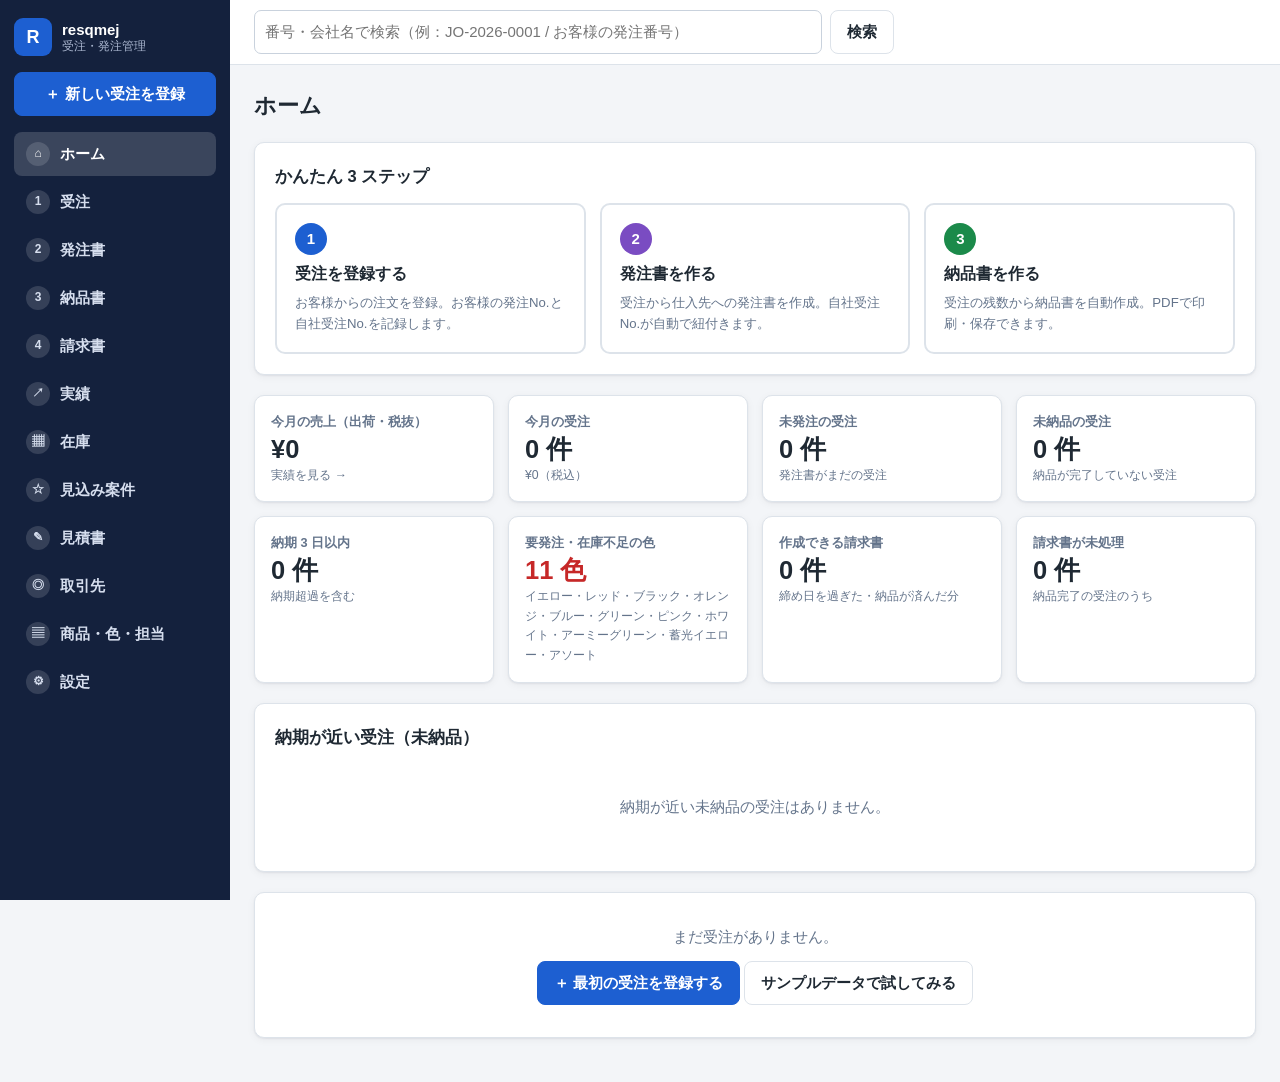
<file: index.html>
<!doctype html>
<html lang="ja">
<head>
  <meta charset="utf-8">
  <meta name="viewport" content="width=device-width, initial-scale=1">
  <title>resqmej 受注・発注管理</title>
  <link rel="stylesheet" href="css/style.css">
</head>
<body>
  <div class="app">
    <aside class="sidebar">
      <a class="brand" href="#/">
        <span class="brand-mark">R</span>
        <span class="brand-text"><b>resqmej</b><small>受注・発注管理</small></span>
      </a>
      <a class="btn btn-primary btn-block new-order" href="#/orders/new">＋ 新しい受注を登録</a>
      <nav class="nav">
        <a href="#/" data-nav="home"><span class="nav-step">⌂</span>ホーム</a>
        <a href="#/orders" data-nav="orders"><span class="nav-step">1</span>受注</a>
        <a href="#/pos" data-nav="pos"><span class="nav-step">2</span>発注書</a>
        <a href="#/deliveries" data-nav="deliveries"><span class="nav-step">3</span>納品書</a>
        <a href="#/bills" data-nav="bills"><span class="nav-step">4</span>請求書</a>
        <a href="#/analytics" data-nav="analytics"><span class="nav-step">↗</span>実績</a>
        <a href="#/stock" data-nav="stock"><span class="nav-step">▦</span>在庫</a>
        <a href="#/prospects" data-nav="prospects"><span class="nav-step">☆</span>見込み案件</a>
        <a href="#/quotes" data-nav="quotes"><span class="nav-step">✎</span>見積書</a>
        <a href="#/partners" data-nav="partners"><span class="nav-step">◎</span>取引先</a>
        <a href="#/masters" data-nav="masters"><span class="nav-step">▤</span>商品・色・担当</a>
        <a href="#/settings" data-nav="settings"><span class="nav-step">⚙</span>設定</a>
      </nav>
    </aside>

    <div class="main">
      <header class="topbar">
        <form class="search" id="global-search" role="search">
          <input type="search" name="q" placeholder="番号・会社名で検索（例：JO-2026-0001 / お客様の発注番号）" autocomplete="off">
          <button class="btn" type="submit">検索</button>
        </form>
        <span id="sync" class="sync"></span>
      </header>
      <div id="alerts" class="alerts no-print"></div>
      <main id="view" class="view"></main>
    </div>
  </div>

  <dialog id="partner-dialog" class="dialog">
    <form method="dialog" id="partner-form">
      <h2 id="partner-dialog-title">取引先を登録</h2>
      <div class="grid-2">
        <div class="field span-2">
          <label>会社名・氏名 <span class="req">必須</span></label>
          <input name="name" required placeholder="例：株式会社〇〇">
        </div>
        <div class="field">
          <label>区分</label>
          <select name="kind">
            <option value="customer">顧客（受注先・納品先）</option>
            <option value="supplier">仕入先（発注先）</option>
            <option value="both">顧客・仕入先の両方</option>
          </select>
        </div>
        <div class="field">
          <label>敬称</label>
          <select name="honorific">
            <option value="御中">御中（会社宛）</option>
            <option value="様">様（個人宛）</option>
          </select>
        </div>
        <div class="field">
          <label>郵便番号</label>
          <input name="zip" placeholder="例：100-0001">
        </div>
        <div class="field">
          <label>電話番号</label>
          <input name="tel" placeholder="例：03-0000-0000">
        </div>
        <div class="field span-2">
          <label>住所</label>
          <input name="address" placeholder="例：東京都千代田区…">
        </div>
        <div class="field span-2">
          <label>ご担当者（書類の宛名下に表示）</label>
          <input name="contact" placeholder="例：購買部 山田様">
        </div>
      </div>
      <h3 class="rule-title">請求書のルール <span class="opt">（お客様の場合に使います）</span></h3>
      <div class="grid-2" id="rule-fields"></div>
      <div class="dialog-actions">
        <button type="button" class="btn" data-act="cancel">キャンセル</button>
        <button type="submit" class="btn btn-primary">保存する</button>
      </div>
    </form>
  </dialog>

  <div id="toast" class="toast-area" aria-live="polite"></div>

  <datalist id="units">
    <option value="個"><option value="本"><option value="枚"><option value="式"><option value="台">
    <option value="箱"><option value="セット"><option value="kg"><option value="m"><option value="時間"><option value="件">
  </datalist>

  <script src="js/app.js"></script>
</body>
</html>
</file>
<file: css/style.css>
/* resqmej 受注・発注管理 */
:root {
  --bg: #f3f5f8;
  --surface: #ffffff;
  --text: #1f2933;
  --muted: #64748b;
  --line: #dde3ea;
  --primary: #1d5fd1;
  --primary-dark: #164aa6;
  --primary-soft: #e7effc;
  --danger: #c62828;
  --ok: #1b8a4a;
  --warn: #b26a00;
  --c-order: #1d5fd1;
  --c-po: #7a4cc2;
  --c-dn: #1b8a4a;
  --radius: 10px;
  --shadow: 0 1px 2px rgba(15, 23, 42, .06), 0 2px 8px rgba(15, 23, 42, .05);
  font-family: "Hiragino Sans", "Hiragino Kaku Gothic ProN", "Yu Gothic UI", "Yu Gothic", Meiryo, sans-serif;
  font-size: 15px;
  color: var(--text);
}

* { box-sizing: border-box; }
body { margin: 0; background: var(--bg); line-height: 1.6; }
a { color: var(--primary); text-decoration: none; }
a:hover { text-decoration: underline; }
h1 { font-size: 1.45rem; margin: 0; display: flex; align-items: center; gap: .6rem; flex-wrap: wrap; }
h2 { font-size: 1.1rem; margin: 0 0 .9rem; }

/* ---------- layout ---------- */
.app { display: flex; min-height: 100vh; }
.sidebar {
  width: 230px; flex-shrink: 0; background: #14213d; color: #fff;
  padding: 18px 14px; position: sticky; top: 0; height: 100vh;
  display: flex; flex-direction: column; gap: 16px;
}
.brand { display: flex; align-items: center; gap: 10px; color: #fff; text-decoration: none !important; }
.brand-mark {
  width: 38px; height: 38px; border-radius: 9px; background: var(--primary);
  display: grid; place-items: center; font-weight: 800; font-size: 1.2rem;
}
.brand-text { display: flex; flex-direction: column; line-height: 1.2; }
.brand-text small { color: #aab6cf; font-size: .78rem; }
.nav { display: flex; flex-direction: column; gap: 4px; }
.nav a {
  display: flex; align-items: center; gap: 10px; padding: 10px 12px; border-radius: 8px;
  color: #d6deee; font-weight: 600; text-decoration: none;
}
.nav a:hover { background: rgba(255,255,255,.08); }
.nav a.active { background: rgba(255,255,255,.16); color: #fff; }
.nav-step {
  width: 24px; height: 24px; border-radius: 50%; background: rgba(255,255,255,.14);
  display: grid; place-items: center; font-size: .8rem;
}
.main { flex: 1; min-width: 0; display: flex; flex-direction: column; }
.topbar {
  background: var(--surface); border-bottom: 1px solid var(--line); padding: 10px 24px;
  position: sticky; top: 0; z-index: 5;
}
.topbar { display: flex; align-items: center; justify-content: space-between; gap: 12px; flex-wrap: wrap; }
.search { display: flex; gap: 8px; max-width: 640px; flex: 1; }
.sync { color: var(--muted); font-size: .82rem; white-space: nowrap; }
.search input { flex: 1; }
.view { padding: 24px; max-width: 1280px; width: 100%; }

/* ---------- common parts ---------- */
.card {
  background: var(--surface); border: 1px solid var(--line); border-radius: var(--radius);
  box-shadow: var(--shadow); padding: 20px; margin-bottom: 20px;
}
.page-head {
  display: flex; justify-content: space-between; align-items: flex-end; gap: 12px;
  flex-wrap: wrap; margin-bottom: 18px;
}
.crumb { color: var(--muted); font-size: .85rem; margin-bottom: 2px; }
.actions { display: flex; gap: 8px; flex-wrap: wrap; }
.hint { color: var(--muted); font-size: .88rem; margin: .3rem 0 0; }
.muted { color: var(--muted); }
.empty { text-align: center; color: var(--muted); padding: 32px 12px; }
.empty .btn { margin-top: 12px; }

.btn {
  display: inline-flex; align-items: center; justify-content: center; gap: 6px;
  padding: 9px 16px; border-radius: 8px; border: 1px solid var(--line);
  background: var(--surface); color: var(--text); font: inherit; font-weight: 600;
  cursor: pointer; text-decoration: none !important; white-space: nowrap;
}
.btn:hover { background: #f1f4f8; }
.btn-primary { background: var(--primary); border-color: var(--primary); color: #fff; }
.btn-primary:hover { background: var(--primary-dark); }
.btn-print { background: #0f766e; border-color: #0f766e; color: #fff; font-size: 1.02rem; padding: 10px 20px; }
.btn-print:hover { background: #0b5f58; }
.btn-danger { color: var(--danger); border-color: #efc4c4; }
.btn-danger:hover { background: #fdf0f0; }
.btn-sm { padding: 6px 10px; font-size: .88rem; }
.btn-block { width: 100%; }
.btn-ghost { border-style: dashed; color: var(--primary); }
.icon-btn {
  border: none; background: none; color: var(--muted); cursor: pointer; font-size: 1rem;
  padding: 6px 8px; border-radius: 6px;
}
.icon-btn:hover { background: #fdf0f0; color: var(--danger); }

input, select, textarea {
  font: inherit; color: inherit; width: 100%; padding: 8px 10px;
  border: 1px solid #c9d2dd; border-radius: 7px; background: #fff;
}
input:focus, select:focus, textarea:focus { outline: 2px solid var(--primary-soft); border-color: var(--primary); }
textarea { min-height: 80px; resize: vertical; }
input.num { text-align: right; }

.field { display: flex; flex-direction: column; gap: 4px; }
.field > label { font-weight: 600; font-size: .9rem; }
.req { color: #fff; background: var(--danger); font-size: .7rem; padding: 1px 6px; border-radius: 4px; margin-left: 4px; vertical-align: 1px; }
.opt { color: var(--muted); font-weight: 400; font-size: .8rem; }
.grid-2, .grid-3, .grid-4 { display: grid; gap: 14px 16px; }
.grid-2 { grid-template-columns: repeat(2, 1fr); }
.grid-3 { grid-template-columns: repeat(3, 1fr); }
.grid-4 { grid-template-columns: repeat(4, 1fr); }
.span-2 { grid-column: span 2; }
.span-all { grid-column: 1 / -1; }
.with-btn { display: flex; gap: 6px; }
.with-btn select { flex: 1; }

.number-field input { font-weight: 700; letter-spacing: .02em; }
.number-field.is-order input { border-color: var(--c-order); }
.number-field.is-po input { border-color: var(--c-po); }
.number-field.is-dn input { border-color: var(--c-dn); }

.form-actions {
  display: flex; justify-content: flex-end; gap: 10px; position: sticky; bottom: 0;
  background: rgba(243,245,248,.92); padding: 12px 0; backdrop-filter: blur(4px);
}
.form-actions .btn-primary { min-width: 160px; font-size: 1.02rem; }

.link-info {
  background: var(--primary-soft); border-radius: 8px; padding: 10px 14px; font-size: .9rem;
  display: flex; gap: 18px; flex-wrap: wrap; margin-top: 8px;
}
.link-info b { font-weight: 700; }

/* ---------- badges ---------- */
.badge {
  display: inline-block; font-size: .78rem; font-weight: 700; padding: 2px 10px;
  border-radius: 999px; white-space: nowrap; vertical-align: middle;
}
.st-new { background: #fff1e0; color: var(--warn); }
.st-po { background: #f1eafb; color: var(--c-po); }
.st-partial { background: #e6f0ff; color: var(--c-order); }
.st-done { background: #e3f5ea; color: var(--ok); }
.st-ng { background: #fdecec; color: var(--danger); }
table.stock input { width: 100px; text-align: right; }
table.stock tfoot th, table.stock tfoot td { font-weight: 700; border-top: 2px solid var(--line); }
.no-tag {
  display: inline-block; font-family: ui-monospace, Consolas, monospace; font-weight: 700;
  font-size: .88rem; padding: 0 6px; border-radius: 4px; white-space: nowrap;
}
.no-tag.is-order { background: #e7effc; color: var(--c-order); }
.no-tag.is-po { background: #f1eafb; color: var(--c-po); }
.no-tag.is-dn { background: #e3f5ea; color: var(--c-dn); }
.no-tag.is-cust { background: #f1f4f8; color: #334155; }

/* ---------- dashboard ---------- */
.steps { display: grid; grid-template-columns: repeat(3, 1fr); gap: 14px; }
.step {
  display: flex; flex-direction: column; gap: 6px; padding: 18px; border-radius: var(--radius);
  border: 2px solid var(--line); background: var(--surface); color: inherit; text-decoration: none !important;
  position: relative;
}
.step:hover { border-color: var(--primary); }
.step-num {
  width: 32px; height: 32px; border-radius: 50%; color: #fff; display: grid; place-items: center;
  font-weight: 800;
}
.step.is-order .step-num { background: var(--c-order); }
.step.is-po .step-num { background: var(--c-po); }
.step.is-dn .step-num { background: var(--c-dn); }
.step b { font-size: 1.05rem; }
.step span:not(.step-num) { color: var(--muted); font-size: .88rem; }
.tiles { display: grid; grid-template-columns: repeat(4, 1fr); gap: 14px; margin-bottom: 20px; }
.tile {
  background: var(--surface); border: 1px solid var(--line); border-radius: var(--radius); padding: 16px;
  box-shadow: var(--shadow); color: inherit; text-decoration: none !important; display: block;
}
.tile:hover { border-color: var(--primary); }
.tile-label { color: var(--muted); font-size: .85rem; font-weight: 600; }
.tile-value { font-size: 1.7rem; font-weight: 800; line-height: 1.3; }
.tile-sub { color: var(--muted); font-size: .82rem; }
.tile.is-alert .tile-value { color: var(--danger); }
.banner {
  background: #fff8e6; border: 1px solid #f3d48a; border-radius: var(--radius);
  padding: 12px 16px; margin-bottom: 20px; display: flex; justify-content: space-between;
  align-items: center; gap: 12px; flex-wrap: wrap;
}

/* ---------- tables ---------- */
.table-wrap { overflow-x: auto; }
table.list { width: 100%; border-collapse: collapse; font-size: .92rem; min-width: 640px; }
table.list td.nowrap { white-space: nowrap; }
table.list td.wide { min-width: 10em; }
table.list th, table.list td { padding: 10px 10px; border-bottom: 1px solid var(--line); text-align: left; vertical-align: middle; }
table.list th { background: #f7f9fb; font-size: .82rem; color: var(--muted); white-space: nowrap; }
table.list tbody tr.clickable { cursor: pointer; }
table.list tbody tr.clickable:hover { background: #f5f8fe; }
table.list td.num, table.list th.num { text-align: right; white-space: nowrap; }
.filters { display: flex; gap: 10px; margin-bottom: 14px; flex-wrap: wrap; }
.filters input { max-width: 340px; }
.filters select { width: auto; }
.due-soon { color: var(--danger); font-weight: 700; }

/* ---------- items editor ---------- */
.items-wrap { overflow-x: auto; border: 1px solid var(--line); border-radius: 8px; }
table.items { width: 100%; border-collapse: collapse; min-width: 760px; }
table.items th { background: #f7f9fb; font-size: .82rem; color: var(--muted); padding: 8px 6px; text-align: left; border-bottom: 1px solid var(--line); }
table.items td { padding: 5px 4px; border-bottom: 1px solid #edf1f5; vertical-align: middle; }
table.items input { padding: 6px 8px; }
table.items .c-no { width: 40px; text-align: center; color: var(--muted); }
table.items .c-qty { width: 90px; }
table.items .c-unit { width: 80px; }
table.items .c-price { width: 120px; }
table.items .c-amt { width: 120px; text-align: right; font-weight: 600; padding-right: 10px; }
table.items .c-del { width: 44px; text-align: center; }
table.items .c-name { min-width: 200px; }
table.items .c-color { width: 170px; }
table.items select { padding: 6px 8px; }
.chips { display: flex; flex-wrap: wrap; gap: 8px; }
.chip {
  display: inline-flex; align-items: center; gap: 2px; padding: 4px 6px 4px 4px; border-radius: 999px;
  background: var(--primary-soft); font-weight: 600; font-size: .92rem;
}
.chip button { border: none; background: none; cursor: pointer; color: var(--muted); padding: 0 5px; font: inherit; border-radius: 50%; }
.chip button:disabled { visibility: hidden; }
.chip .chip-del:hover { color: var(--danger); background: #fdf0f0; }
.chip .chip-move:hover { color: var(--primary); background: #fff; }
table.items tr.ref-row td { border-bottom: 1px solid var(--line); padding-top: 0; font-size: .8rem; color: var(--muted); }
table.items tr.ref-row .over { color: var(--danger); font-weight: 700; }
.items-foot { display: flex; justify-content: space-between; align-items: flex-start; gap: 16px; margin-top: 10px; flex-wrap: wrap; }
table.totals { border-collapse: collapse; min-width: 280px; }
table.totals th, table.totals td { padding: 5px 10px; text-align: right; }
table.totals th { color: var(--muted); font-weight: 600; }
table.totals tr.grand th, table.totals tr.grand td { font-size: 1.15rem; font-weight: 800; color: var(--text); border-top: 2px solid var(--text); }

/* ---------- info ---------- */
dl.info { display: grid; grid-template-columns: repeat(4, 1fr); gap: 12px 18px; margin: 0 0 16px; }
dl.info div { min-width: 0; }
dl.info dt { color: var(--muted); font-size: .8rem; font-weight: 600; }
dl.info dd { margin: 0; font-weight: 600; word-break: break-all; }
.progress { height: 6px; background: #e6ebf1; border-radius: 4px; overflow: hidden; min-width: 60px; }
.progress span { display: block; height: 100%; background: var(--ok); }

/* ---------- chain (紐付け) ---------- */
.chain { display: grid; grid-template-columns: 1fr auto 1fr auto 1fr; gap: 10px; align-items: stretch; }
.chain-col { display: flex; flex-direction: column; gap: 8px; min-width: 0; }
.chain-label { font-size: .82rem; font-weight: 700; color: var(--muted); }
.chain-arrow { display: grid; place-items: center; color: #9aa7b8; font-size: 1.5rem; font-weight: 700; }
.chain-card {
  display: flex; flex-direction: column; padding: 10px 12px; border-radius: 8px; border: 1px solid var(--line);
  border-left-width: 5px; background: #fff; color: inherit; text-decoration: none !important; font-size: .85rem;
}
.chain-card:hover { background: #f7f9fc; }
.chain-card b { font-family: ui-monospace, Consolas, monospace; font-size: .98rem; }
.chain-card span { color: var(--muted); overflow: hidden; text-overflow: ellipsis; white-space: nowrap; }
.chain-card.is-order { border-left-color: var(--c-order); }
.chain-card.is-po { border-left-color: var(--c-po); }
.chain-card.is-dn { border-left-color: var(--c-dn); }
.chain-card.is-current { outline: 2px solid var(--primary); }
.chain-empty { font-size: .85rem; color: var(--muted); padding: 10px 12px; border: 1px dashed var(--line); border-radius: 8px; }
.chain-add {
  font-size: .88rem; font-weight: 700; padding: 8px 12px; border-radius: 8px; border: 1px dashed currentColor; text-align: center;
}
.chain-add.is-po { color: var(--c-po); }
.chain-add.is-dn { color: var(--c-dn); }
.next-step {
  margin-top: 14px; padding: 10px 14px; background: #fff8e6; border-radius: 8px; font-size: .92rem;
  display: flex; justify-content: space-between; align-items: center; gap: 10px; flex-wrap: wrap;
}
.next-step.is-done { background: #e3f5ea; }
.search-result { margin-bottom: 14px; }
.search-result h3 { margin: 0 0 10px; font-size: 1rem; display: flex; gap: 8px; align-items: center; flex-wrap: wrap; }

/* ---------- dialog / toast ---------- */
.dialog { border: none; border-radius: 12px; padding: 22px; width: min(620px, 94vw); box-shadow: 0 20px 50px rgba(0,0,0,.25); }
.dialog::backdrop { background: rgba(15, 23, 42, .45); }
.dialog-actions { display: flex; justify-content: flex-end; gap: 10px; margin-top: 18px; }
.toast-area {
  position: fixed; top: 16px; left: 50%; transform: translateX(-50%); display: flex; flex-direction: column;
  align-items: center; gap: 8px; z-index: 50; pointer-events: none;
}
.toast {
  background: #14213d; color: #fff; padding: 12px 18px; border-radius: 8px; box-shadow: 0 6px 20px rgba(0,0,0,.2);
  font-weight: 600; animation: toast-in .2s ease-out;
}
.toast.is-error { background: var(--danger); }
@keyframes toast-in { from { transform: translateY(-10px); opacity: 0; } }

/* ---------- document (発注書・納品書) ---------- */
.paper-scroll { overflow-x: auto; padding-bottom: 10px; }
.paper {
  width: 210mm; min-height: 297mm; margin: 0 auto; background: #fff; padding: 14mm 14mm 12mm;
  box-shadow: 0 2px 14px rgba(15, 23, 42, .15); color: #111; font-size: 10pt; line-height: 1.5;
}
.doc-title {
  text-align: center; font-size: 20pt; font-weight: 800; letter-spacing: .5em; padding-left: .5em;
  border-bottom: 3px double #111; padding-bottom: 4px; margin: 0 auto 8mm; width: 70mm;
}
.doc-head { display: flex; justify-content: space-between; gap: 8mm; margin-bottom: 6mm; }
.doc-to { flex: 1.15; }
.doc-from { flex: 1; display: flex; flex-direction: column; gap: 3mm; }
.to-name { font-size: 14pt; font-weight: 700; border-bottom: 1px solid #111; padding-bottom: 2px; }
.to-name span { font-size: 11pt; margin-left: 4px; }
.to-sub { font-size: 9pt; margin-top: 2px; }
.doc-lead { margin: 4mm 0 2mm; }
.doc-subject { display: flex; gap: 8px; border-bottom: 1px solid #999; padding: 1mm 0; margin-bottom: 3mm; }
.doc-subject span { color: #555; min-width: 3em; }
.doc-total {
  display: flex; justify-content: space-between; align-items: baseline; border: 2px solid #111;
  padding: 2mm 4mm; margin-top: 2mm;
}
.doc-total span { font-weight: 700; }
.doc-total b { font-size: 16pt; }
table.doc-meta { border-collapse: collapse; width: 100%; font-size: 9.5pt; }
table.doc-meta th, table.doc-meta td { border: 1px solid #555; padding: 1mm 2mm; }
table.doc-meta th { background: #eef1f5; width: 28mm; text-align: left; font-weight: 600; white-space: nowrap; }
table.doc-meta td { font-family: ui-monospace, Consolas, monospace; font-weight: 700; }
.company { font-size: 9pt; }
.company-name { font-size: 11.5pt; font-weight: 700; }
.company-logo { height: 9mm; display: block; margin-bottom: 1mm; }
.company-dept { font-weight: 700; }
.stamps { display: flex; justify-content: flex-end; gap: 0; }
.stamp { border: 1px solid #555; width: 19mm; text-align: center; font-size: 8pt; }
.stamp + .stamp { border-left: none; }
.stamp div:first-child { border-bottom: 1px solid #555; background: #eef1f5; }
.stamp div:last-child { height: 17mm; }
table.doc-lines { width: 100%; border-collapse: collapse; font-size: 9.5pt; }
table.doc-lines th { background: #e9edf2; border: 1px solid #555; padding: 1.5mm 2mm; font-weight: 700; }
table.doc-lines td { border: 1px solid #777; padding: 1.4mm 2mm; height: 8.2mm; }
table.doc-lines .r { text-align: right; white-space: nowrap; }
table.doc-lines .c { text-align: center; }
table.doc-lines .spec { display: block; font-size: 8pt; color: #444; }
table.doc-lines tr { page-break-inside: avoid; }
.doc-bottom { display: flex; justify-content: space-between; gap: 6mm; margin-top: 3mm; }
.doc-notes { flex: 1; display: flex; flex-direction: column; gap: 2mm; }
table.doc-cond { border-collapse: collapse; width: 100%; font-size: 9pt; }
table.doc-cond th, table.doc-cond td { border: 1px solid #777; padding: 1mm 2mm; }
table.doc-cond th { background: #eef1f5; width: 24mm; text-align: left; font-weight: 600; }
.note-box { border: 1px solid #777; min-height: 20mm; font-size: 9pt; }
.note-label { background: #eef1f5; padding: .5mm 2mm; border-bottom: 1px solid #777; font-weight: 600; }
.note-body { padding: 1.5mm 2mm; white-space: pre-wrap; }
table.doc-sum { border-collapse: collapse; width: 70mm; font-size: 10pt; align-self: flex-start; }
table.doc-sum th, table.doc-sum td { border: 1px solid #555; padding: 1.4mm 2.5mm; }
table.doc-sum th { background: #eef1f5; text-align: left; font-weight: 600; }
table.doc-sum td { text-align: right; }
table.doc-sum tr.grand th, table.doc-sum tr.grand td { font-weight: 800; font-size: 11.5pt; background: #e2e7ee; }
.doc-set .paper + .paper { margin-top: 24px; }
/* 書類の状態：下書き・取消の透かし、再発行の印 */
.paper { position: relative; overflow: hidden; }
.wm {
  position: absolute; top: 40%; left: 50%; transform: translate(-50%, -50%) rotate(-28deg);
  font-weight: 800; white-space: nowrap; pointer-events: none; z-index: 2; letter-spacing: .15em;
}
.wm-void { font-size: 110pt; color: rgba(198, 40, 40, .25); border: 8px solid rgba(198, 40, 40, .25); padding: 0 .25em; border-radius: 12px; }
.wm-draft { font-size: 90pt; color: rgba(100, 116, 139, .16); }
.reissue-stamp {
  position: absolute; top: 12mm; right: 14mm; width: 21mm; height: 21mm; border: 2.5px solid #c62828; border-radius: 50%;
  color: #c62828; display: flex; flex-direction: column; align-items: center; justify-content: center; line-height: 1.05; z-index: 3;
}
.reissue-stamp b { font-size: 20pt; }
.reissue-stamp small { font-size: 7pt; font-weight: 700; }
/* 実績 */
.chart-scroll { overflow-x: auto; }
.col-chart { display: block; max-width: 100%; height: auto; }
.col-bar { fill: #2a78d6; }
.col:hover .col-bar { fill: #1d5fd1; }
.col-base { stroke: var(--line); stroke-width: 1; }
.col-val { font-size: 12px; fill: var(--text); font-weight: 600; }
.col-lab { font-size: 12px; fill: var(--muted); }
.share-bars { display: flex; flex-direction: column; gap: 8px; }
.share-row { display: grid; grid-template-columns: var(--share-lab, 12em) minmax(60px, 1fr) auto 3.8em; align-items: center; gap: 10px; font-size: .92rem; }
.share-bars.narrow { --share-lab: 8em; }
.share-lab { display: flex; align-items: center; gap: 6px; overflow: hidden; text-overflow: ellipsis; white-space: nowrap; }
.share-track { height: 14px; }
.share-bar { display: block; height: 14px; background: #2a78d6; border-radius: 0 4px 4px 0; min-width: 2px; }
.share-row:hover .share-bar { background: #1d5fd1; }
.share-val { text-align: right; font-variant-numeric: tabular-nums; white-space: nowrap; }
.share-pct { text-align: right; color: var(--muted); font-variant-numeric: tabular-nums; }
.swatch { width: 12px; height: 12px; border-radius: 3px; border: 1px solid rgba(0,0,0,.25); flex-shrink: 0; }
table.list.compact th, table.list.compact td { padding-top: 6px; padding-bottom: 6px; }
.analytics-filters label { display: inline-flex; align-items: center; gap: 6px; }
.analytics-2 { align-items: start; }
.inv-note { font-size: 8.5pt; margin: 0; }
.no-tag.is-inv { background: #fdf2e3; color: #9a5b00; }
.no-tag.is-quote { background: #e2f3f5; color: #0e6b78; }
.number-field.is-quote .number-pending { border-color: #0e6b78; }
table.doc-lines tr.grp td { background: #f3f5f8; font-weight: 700; font-size: 9pt; padding: 1mm 2mm; height: auto; }
.rule-title { margin: 18px 0 8px; font-size: 1rem; border-top: 1px solid var(--line); padding-top: 14px; }
.price-rows { display: flex; flex-direction: column; gap: 6px; }
.price-row { display: flex; align-items: center; gap: 8px; font-weight: 400; }
.price-row span { min-width: 9em; }
.price-row input { max-width: 140px; }
#partner-dialog { max-height: 92vh; overflow-y: auto; }
.no-tag.is-draft { background: #eef1f5; color: var(--muted); }
.no-tag.is-void { text-decoration: line-through; opacity: .7; }
.re-mark {
  display: inline-grid; place-items: center; width: 1.45em; height: 1.45em; margin-left: 4px; border: 1.5px solid var(--danger);
  border-radius: 50%; color: var(--danger); font-size: .78rem; font-weight: 800; vertical-align: middle;
}
.chain-card.is-void-card, tr.is-void-row { opacity: .6; }
.state-banner { border-radius: 8px; padding: 10px 14px; display: flex; flex-direction: column; gap: 4px; }
.state-banner.is-draft { background: #fff7e6; border: 1px solid #f3d29b; }
.state-banner.is-issued { background: #e9f7ef; border: 1px solid #b7e2c7; }
.state-banner.is-void { background: #fdecec; border: 1px solid #f3b4b4; }
.number-pending { padding: 9px 12px; border: 1px dashed var(--line); border-radius: 8px; color: var(--muted); font-weight: 600; }
table.set-status th { width: 7em; }
label.check { display: inline-flex; align-items: center; gap: 6px; font-size: .9rem; }
label.check input { width: auto; }
.paper[hidden] { display: none; }
.set-toggles label { cursor: pointer; }
.set-toggles input { width: auto; margin: 0 4px 0 0; }
/* 領収書 */
.rc-amount {
  display: flex; align-items: baseline; justify-content: center; gap: 6mm; margin: 6mm auto 4mm; width: 130mm;
  border-bottom: 3px double #111; padding-bottom: 2mm;
}
.rc-amount span { font-weight: 700; font-size: 12pt; }
.rc-amount b { font-size: 24pt; letter-spacing: .05em; }
.rc-for { text-align: center; margin: 0 0 8mm; line-height: 2; }
.rc-bottom { display: flex; justify-content: space-between; align-items: flex-start; gap: 6mm; }
.rc-from { display: flex; flex-direction: column; gap: 3mm; min-width: 70mm; }
.revenue-stamp {
  width: 24mm; height: 28mm; border: 1px dashed #555; display: grid; place-items: center;
  text-align: center; font-size: 9pt; color: #555;
}
.receipt { display: flex; justify-content: flex-end; margin-top: 6mm; }
.receipt-box { border: 1px solid #555; display: flex; font-size: 9pt; }
.receipt-box > div:first-child { writing-mode: vertical-rl; background: #eef1f5; border-right: 1px solid #555; padding: 2mm 1mm; letter-spacing: .3em; }
.receipt-box > div:last-child { width: 26mm; height: 26mm; }
.receipt-msg { font-size: 8.5pt; margin-right: 4mm; align-self: flex-end; }

/* ---------- responsive ---------- */
.tiles.tiles-3 { grid-template-columns: repeat(3, 1fr); }
/* 納期の警告 */
.alerts { padding: 0 24px; max-width: 1280px; width: 100%; }
.alert-bar {
  margin-top: 16px; background: #fdecec; border: 1px solid #f3b4b4; border-left: 5px solid var(--danger);
  border-radius: var(--radius); padding: 10px 14px; color: var(--danger);
}
.alert-bar summary { cursor: pointer; font-weight: 600; }
.alert-bar summary .muted { font-weight: 400; margin-left: 6px; font-size: .85rem; }
.alert-list { list-style: none; margin: 10px 0 0; padding: 0; display: flex; flex-direction: column; gap: 6px; }
.alert-list a { display: flex; flex-wrap: wrap; align-items: center; gap: 4px 10px; color: var(--text); padding: 6px 8px; border-radius: 8px; background: #fff; }
.alert-list a:hover { text-decoration: none; background: var(--primary-soft); }
.alert-dialog { max-width: 760px; }
.alert-dialog h2 { color: var(--danger); }
@media (max-width: 1000px) {
  .tiles, .tiles.tiles-3 { grid-template-columns: repeat(2, 1fr); }
  dl.info { grid-template-columns: repeat(2, 1fr); }
  .grid-4 { grid-template-columns: repeat(2, 1fr); }
}
@media (max-width: 760px) {
  .share-row { grid-template-columns: 7em 1fr auto; }
  .share-pct { display: none; }
  .app { flex-direction: column; }
  .sidebar { width: 100%; height: auto; position: static; padding: 12px 16px; gap: 10px; }
  .nav { flex-direction: row; overflow-x: auto; }
  .nav a { padding: 8px 10px; white-space: nowrap; }
  .nav-step { display: none; }
  .topbar { padding: 10px 16px; position: static; }
  .view { padding: 16px; }
  .alerts { padding: 0 16px; }
  .steps, .grid-2, .grid-3, .grid-4 { grid-template-columns: 1fr; }
  .span-2 { grid-column: auto; }
  .chain { grid-template-columns: 1fr; }
  .chain-arrow { transform: rotate(90deg); }
}

/* ---------- print ---------- */
@page { size: A4; margin: 10mm; }
@media print {
  body { background: #fff; }
  .sidebar, .topbar, .no-print, .toast-area { display: none !important; }
  .app, .main { display: block; }
  .view { padding: 0; max-width: none; }
  .paper-scroll { overflow: visible; padding: 0; }
  .paper { width: auto; min-height: 0; margin: 0; padding: 0; box-shadow: none; }
  .doc-set .paper + .paper { margin-top: 0; }
  .paper.page-break { break-before: page; }
  .reissue-stamp { top: 0; right: 0; }
  .paper[hidden] { display: none !important; }
  * { -webkit-print-color-adjust: exact; print-color-adjust: exact; }
}
</file>
